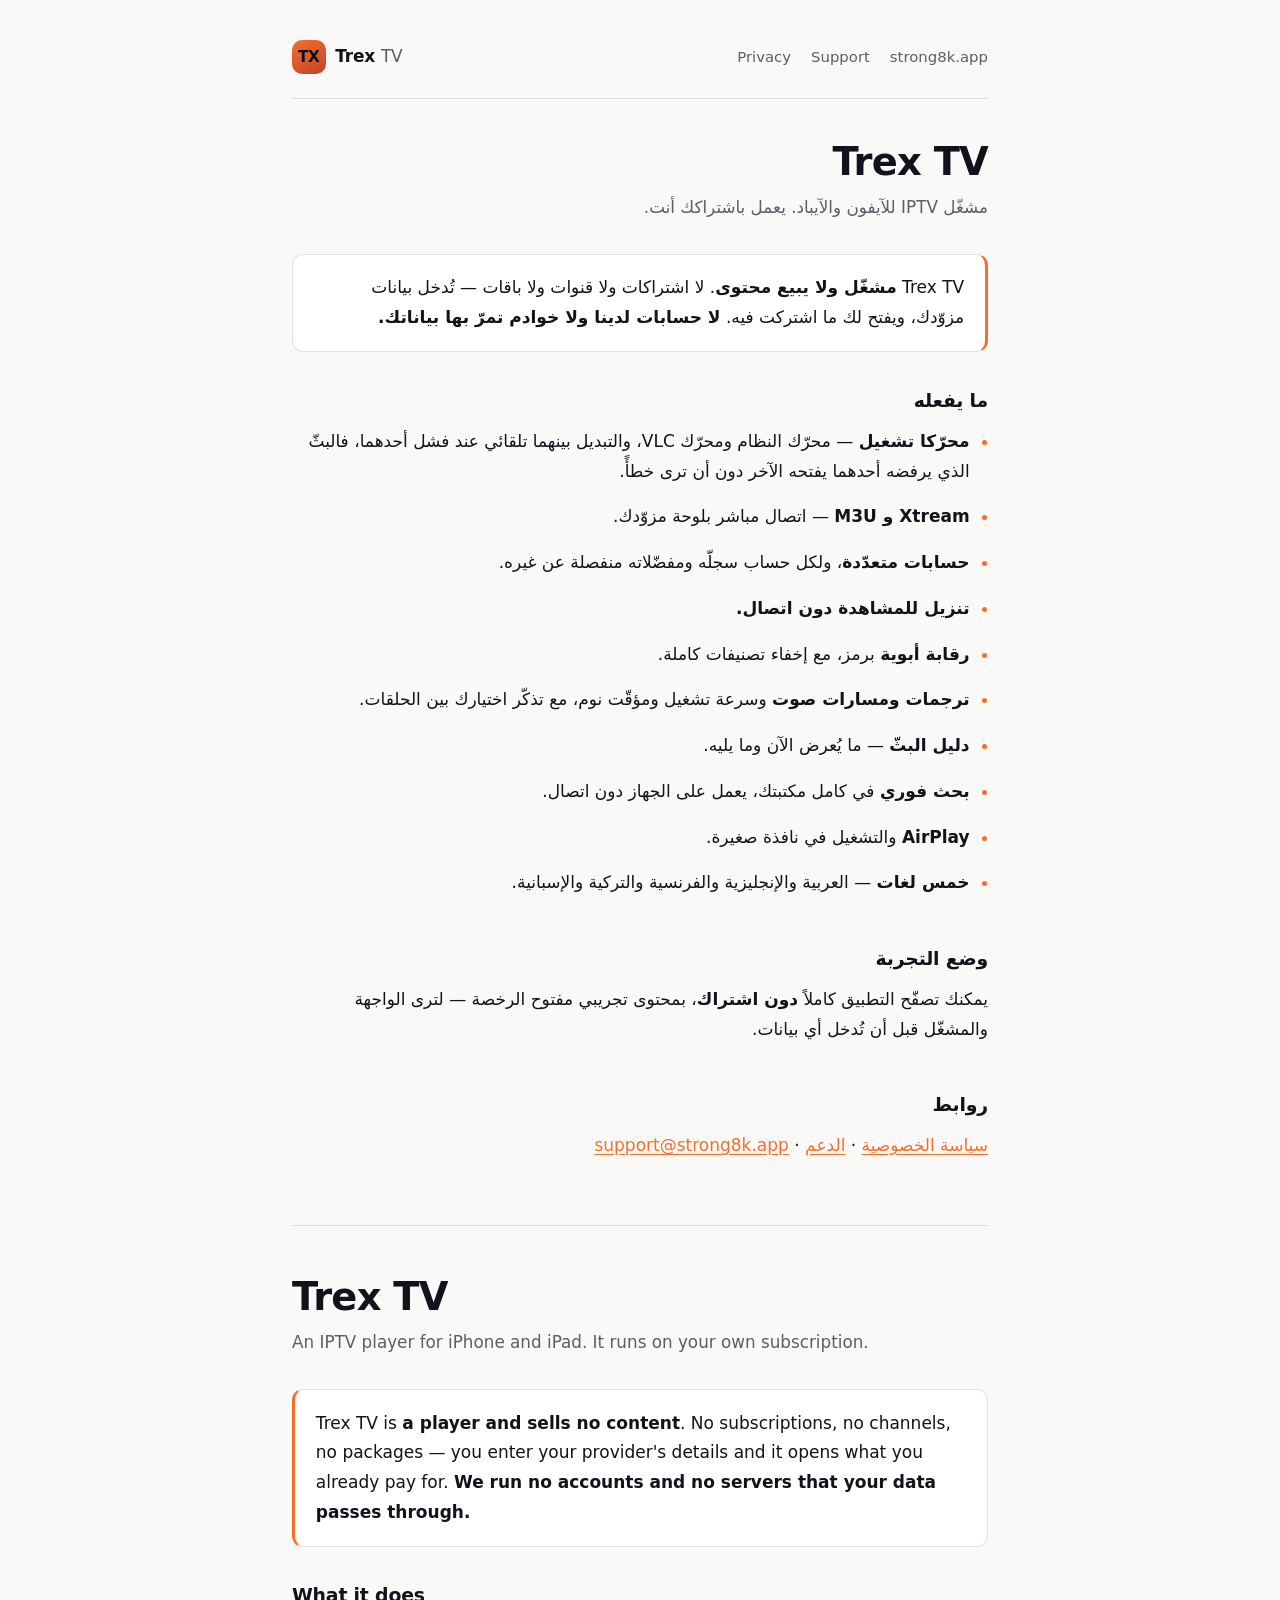
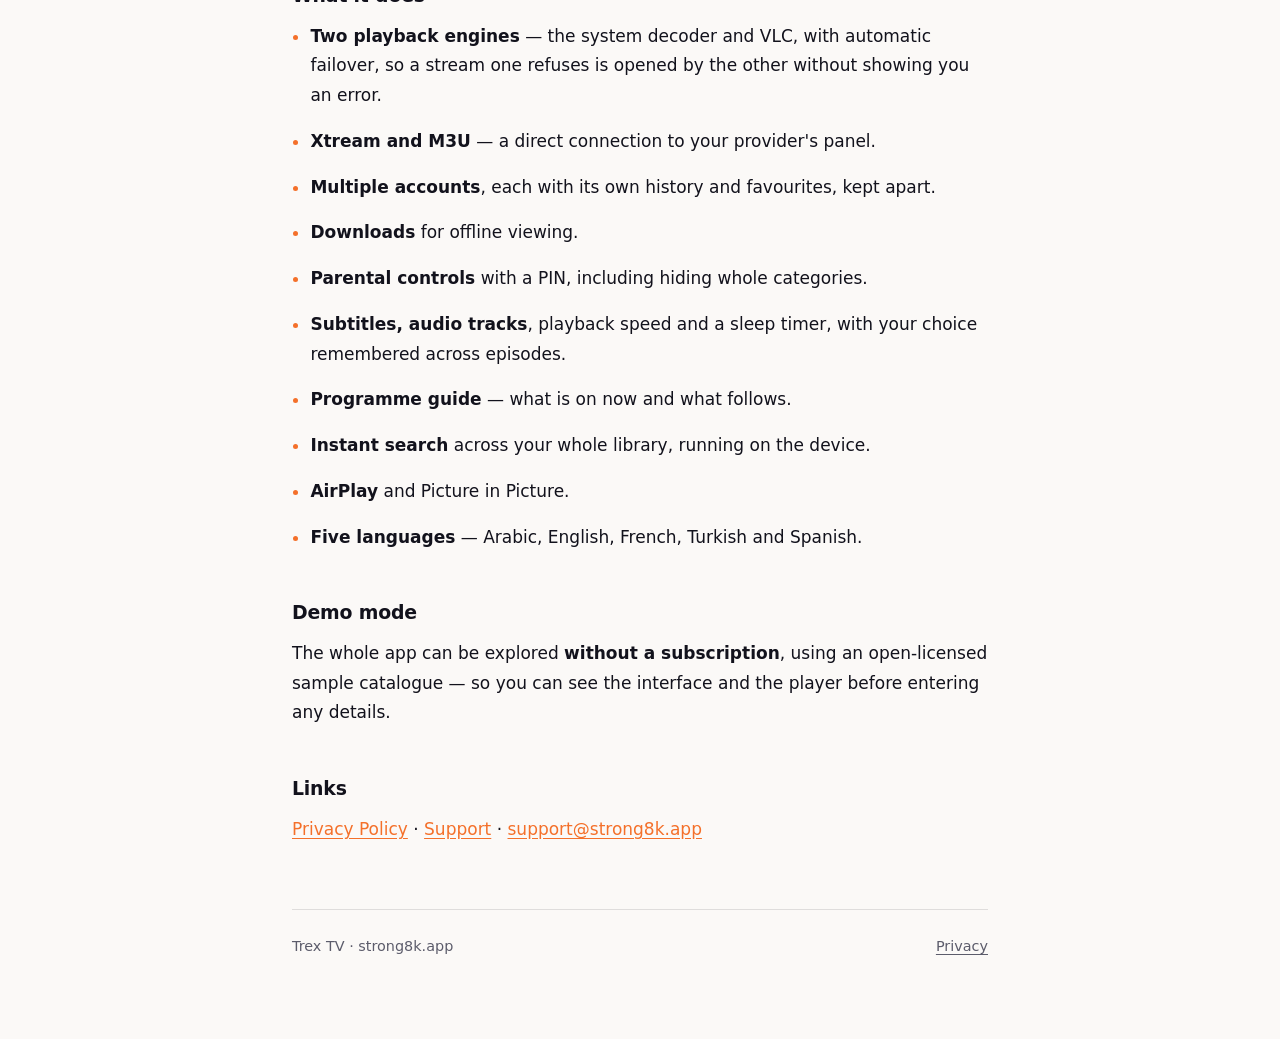
<file: site/trex/index.html>
<!doctype html>
<html lang="ar" dir="rtl">
<head>
<meta charset="utf-8">
<meta name="viewport" content="width=device-width, initial-scale=1">
<title>Trex TV — مشغّل IPTV للآيفون والآيباد</title>
<meta name="description" content="Trex TV — مشغّل IPTV يعمل باشتراكك أنت. محرّكان للتشغيل، حسابات متعدّدة، تنزيل للمشاهدة دون اتصال.">
<link rel="stylesheet" href="_shared.css">
</head>
<body>
<div class="wrap">

  <header dir="ltr">
    <a class="mark" href="./">
      <span class="glyph">TX</span>
      <span class="name">Trex <span>TV</span></span>
    </a>
    <nav>
      <a href="privacy/">Privacy</a>
      <a href="support/">Support</a>
      <a href="https://strong8k.app/">strong8k.app</a>
    </nav>
  </header>

  <!-- ══════════════ ARABIC ══════════════ -->
  <section dir="rtl" lang="ar">
    <h1>Trex TV</h1>
    <p class="lede">مشغّل IPTV للآيفون والآيباد. يعمل باشتراكك أنت.</p>

    <div class="claim">
      <p>Trex TV <strong>مشغّل ولا يبيع محتوى</strong>. لا اشتراكات ولا قنوات ولا باقات —
      تُدخل بيانات مزوّدك، ويفتح لك ما اشتركت فيه. <strong>لا حسابات لدينا ولا خوادم
      تمرّ بها بياناتك.</strong></p>
    </div>

    <h2>ما يفعله</h2>
    <ul>
      <li><strong>محرّكا تشغيل</strong> — محرّك النظام ومحرّك VLC، والتبديل بينهما تلقائي عند
      فشل أحدهما، فالبثّ الذي يرفضه أحدهما يفتحه الآخر دون أن ترى خطأً.</li>
      <li><strong>Xtream و M3U</strong> — اتصال مباشر بلوحة مزوّدك.</li>
      <li><strong>حسابات متعدّدة</strong>، ولكل حساب سجلّه ومفضّلاته منفصلة عن غيره.</li>
      <li><strong>تنزيل للمشاهدة دون اتصال.</strong></li>
      <li><strong>رقابة أبوية</strong> برمز، مع إخفاء تصنيفات كاملة.</li>
      <li><strong>ترجمات ومسارات صوت</strong> وسرعة تشغيل ومؤقّت نوم، مع تذكّر اختيارك
      بين الحلقات.</li>
      <li><strong>دليل البثّ</strong> — ما يُعرض الآن وما يليه.</li>
      <li><strong>بحث فوري</strong> في كامل مكتبتك، يعمل على الجهاز دون اتصال.</li>
      <li><strong>AirPlay</strong> والتشغيل في نافذة صغيرة.</li>
      <li><strong>خمس لغات</strong> — العربية والإنجليزية والفرنسية والتركية والإسبانية.</li>
    </ul>

    <h2>وضع التجربة</h2>
    <p>يمكنك تصفّح التطبيق كاملاً <strong>دون اشتراك</strong>، بمحتوى تجريبي مفتوح الرخصة —
    لترى الواجهة والمشغّل قبل أن تُدخل أي بيانات.</p>

    <h2>روابط</h2>
    <p><a href="privacy/">سياسة الخصوصية</a> · <a href="support/">الدعم</a> ·
    <a href="mailto:support@strong8k.app">support@strong8k.app</a></p>
  </section>

  <hr class="divider" data-label="English">

  <!-- ══════════════ ENGLISH ══════════════ -->
  <section dir="ltr" lang="en">
    <h1>Trex TV</h1>
    <p class="lede">An IPTV player for iPhone and iPad. It runs on your own subscription.</p>

    <div class="claim">
      <p>Trex TV is <strong>a player and sells no content</strong>. No subscriptions, no channels,
      no packages — you enter your provider's details and it opens what you already pay for.
      <strong>We run no accounts and no servers that your data passes through.</strong></p>
    </div>

    <h2>What it does</h2>
    <ul>
      <li><strong>Two playback engines</strong> — the system decoder and VLC, with automatic
      failover, so a stream one refuses is opened by the other without showing you an error.</li>
      <li><strong>Xtream and M3U</strong> — a direct connection to your provider's panel.</li>
      <li><strong>Multiple accounts</strong>, each with its own history and favourites, kept apart.</li>
      <li><strong>Downloads</strong> for offline viewing.</li>
      <li><strong>Parental controls</strong> with a PIN, including hiding whole categories.</li>
      <li><strong>Subtitles, audio tracks</strong>, playback speed and a sleep timer, with your
      choice remembered across episodes.</li>
      <li><strong>Programme guide</strong> — what is on now and what follows.</li>
      <li><strong>Instant search</strong> across your whole library, running on the device.</li>
      <li><strong>AirPlay</strong> and Picture in Picture.</li>
      <li><strong>Five languages</strong> — Arabic, English, French, Turkish and Spanish.</li>
    </ul>

    <h2>Demo mode</h2>
    <p>The whole app can be explored <strong>without a subscription</strong>, using an
    open-licensed sample catalogue — so you can see the interface and the player before
    entering any details.</p>

    <h2>Links</h2>
    <p><a href="privacy/">Privacy Policy</a> · <a href="support/">Support</a> ·
    <a href="mailto:support@strong8k.app">support@strong8k.app</a></p>
  </section>

  <footer dir="ltr">
    <span>Trex TV · strong8k.app</span>
    <a href="privacy/">Privacy</a>
  </footer>

</div>
</body>
</html>
</file>
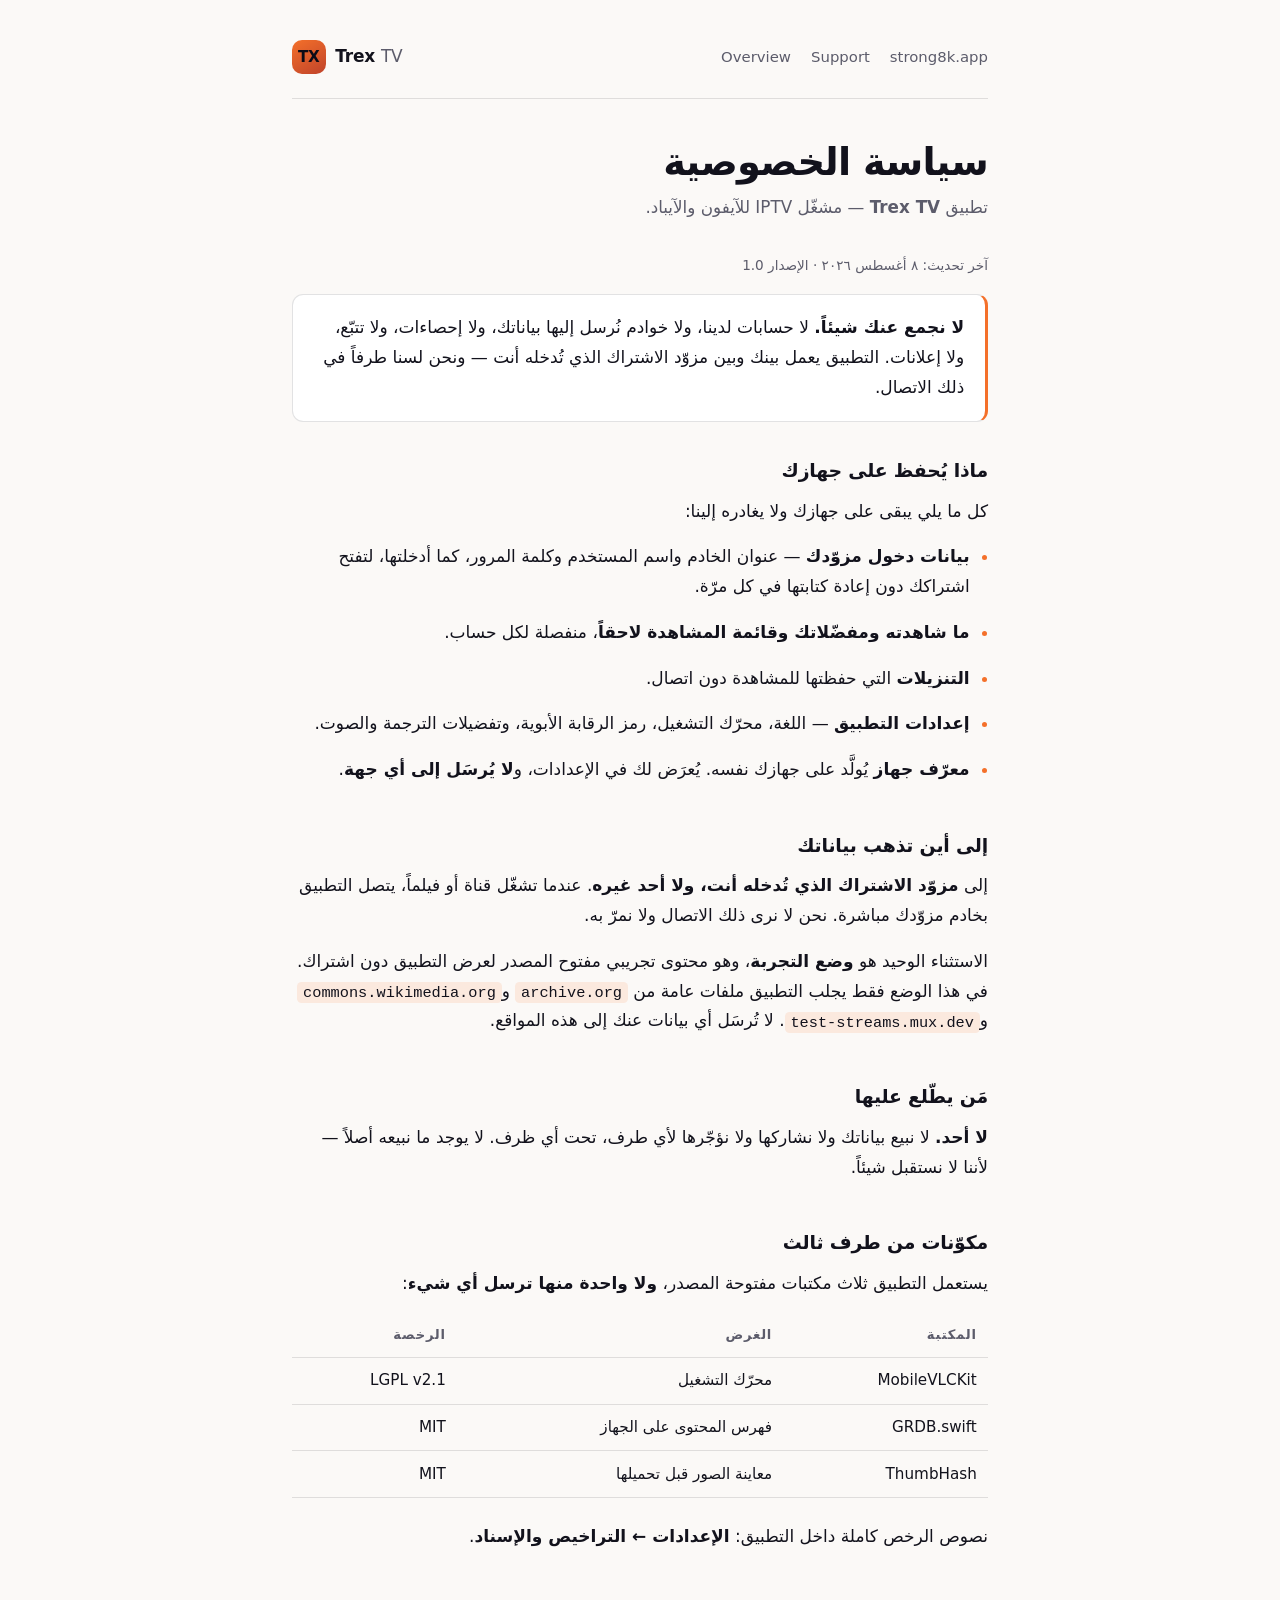
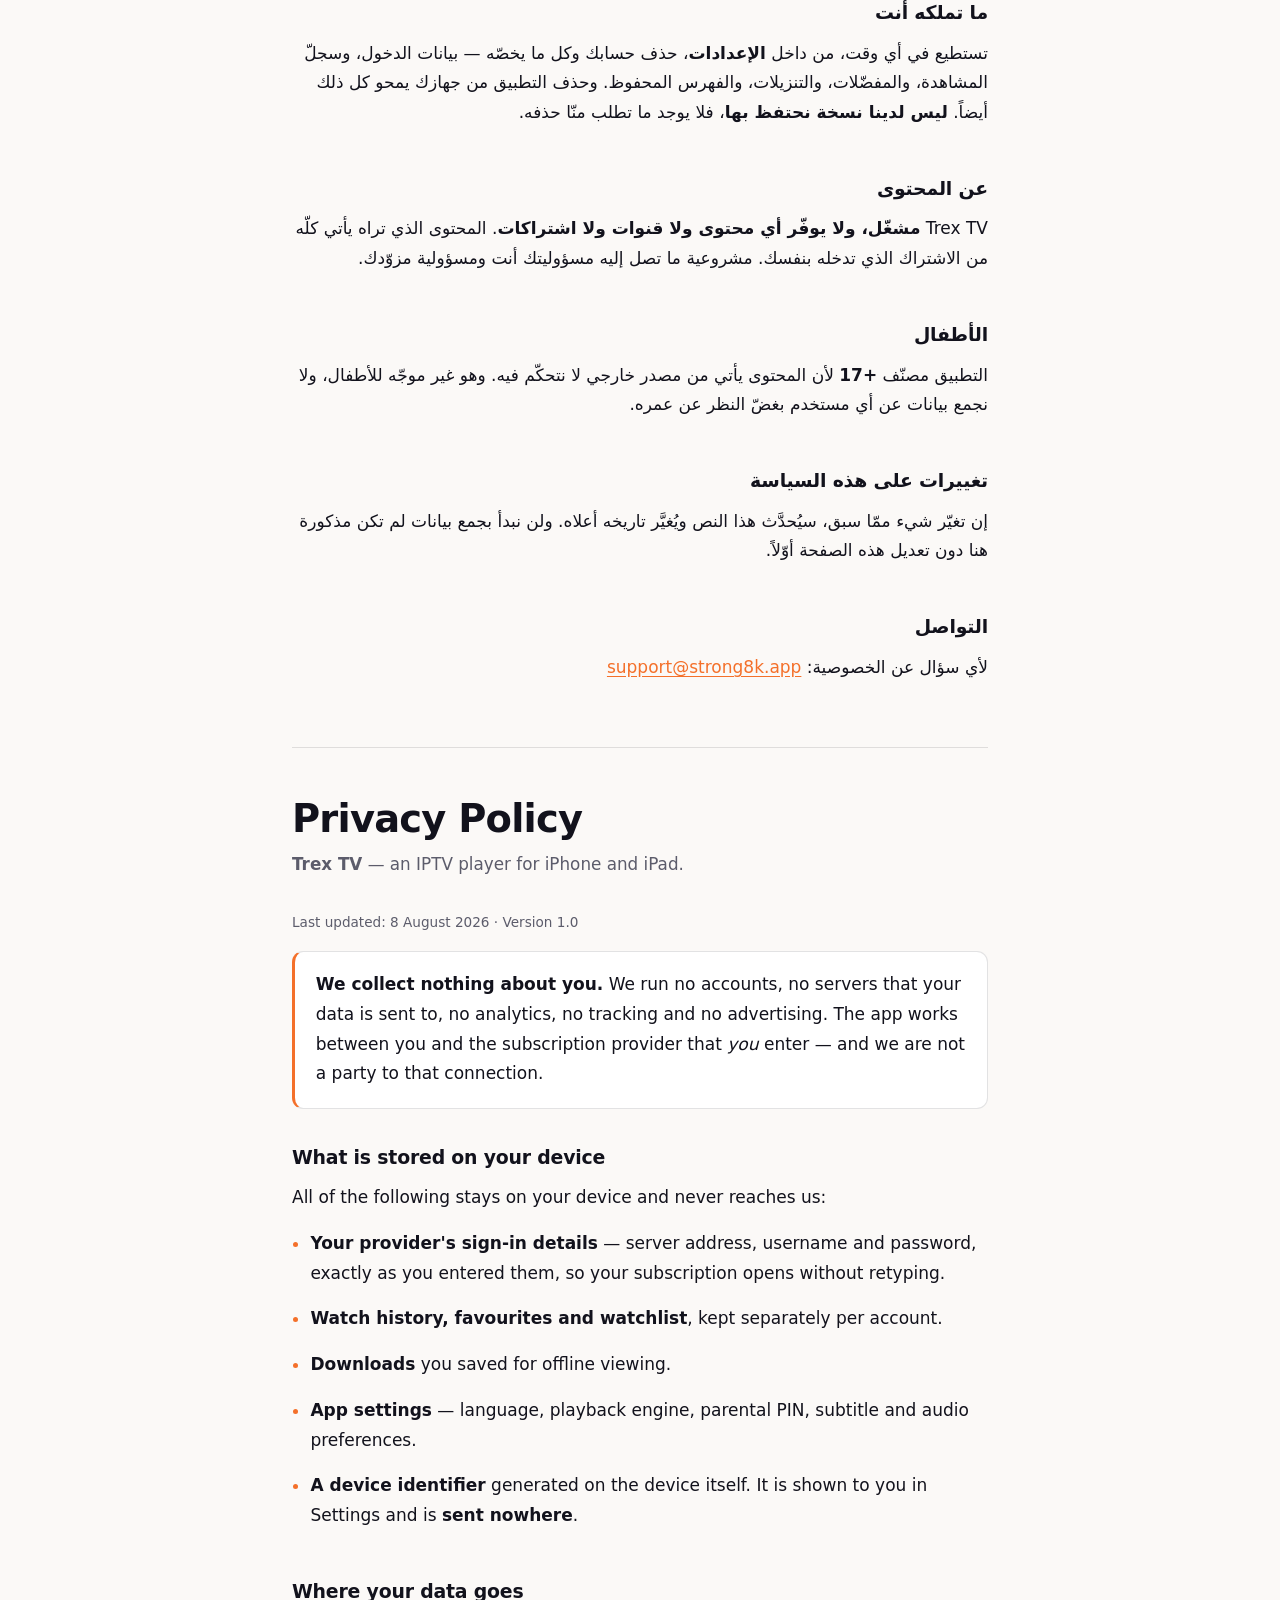
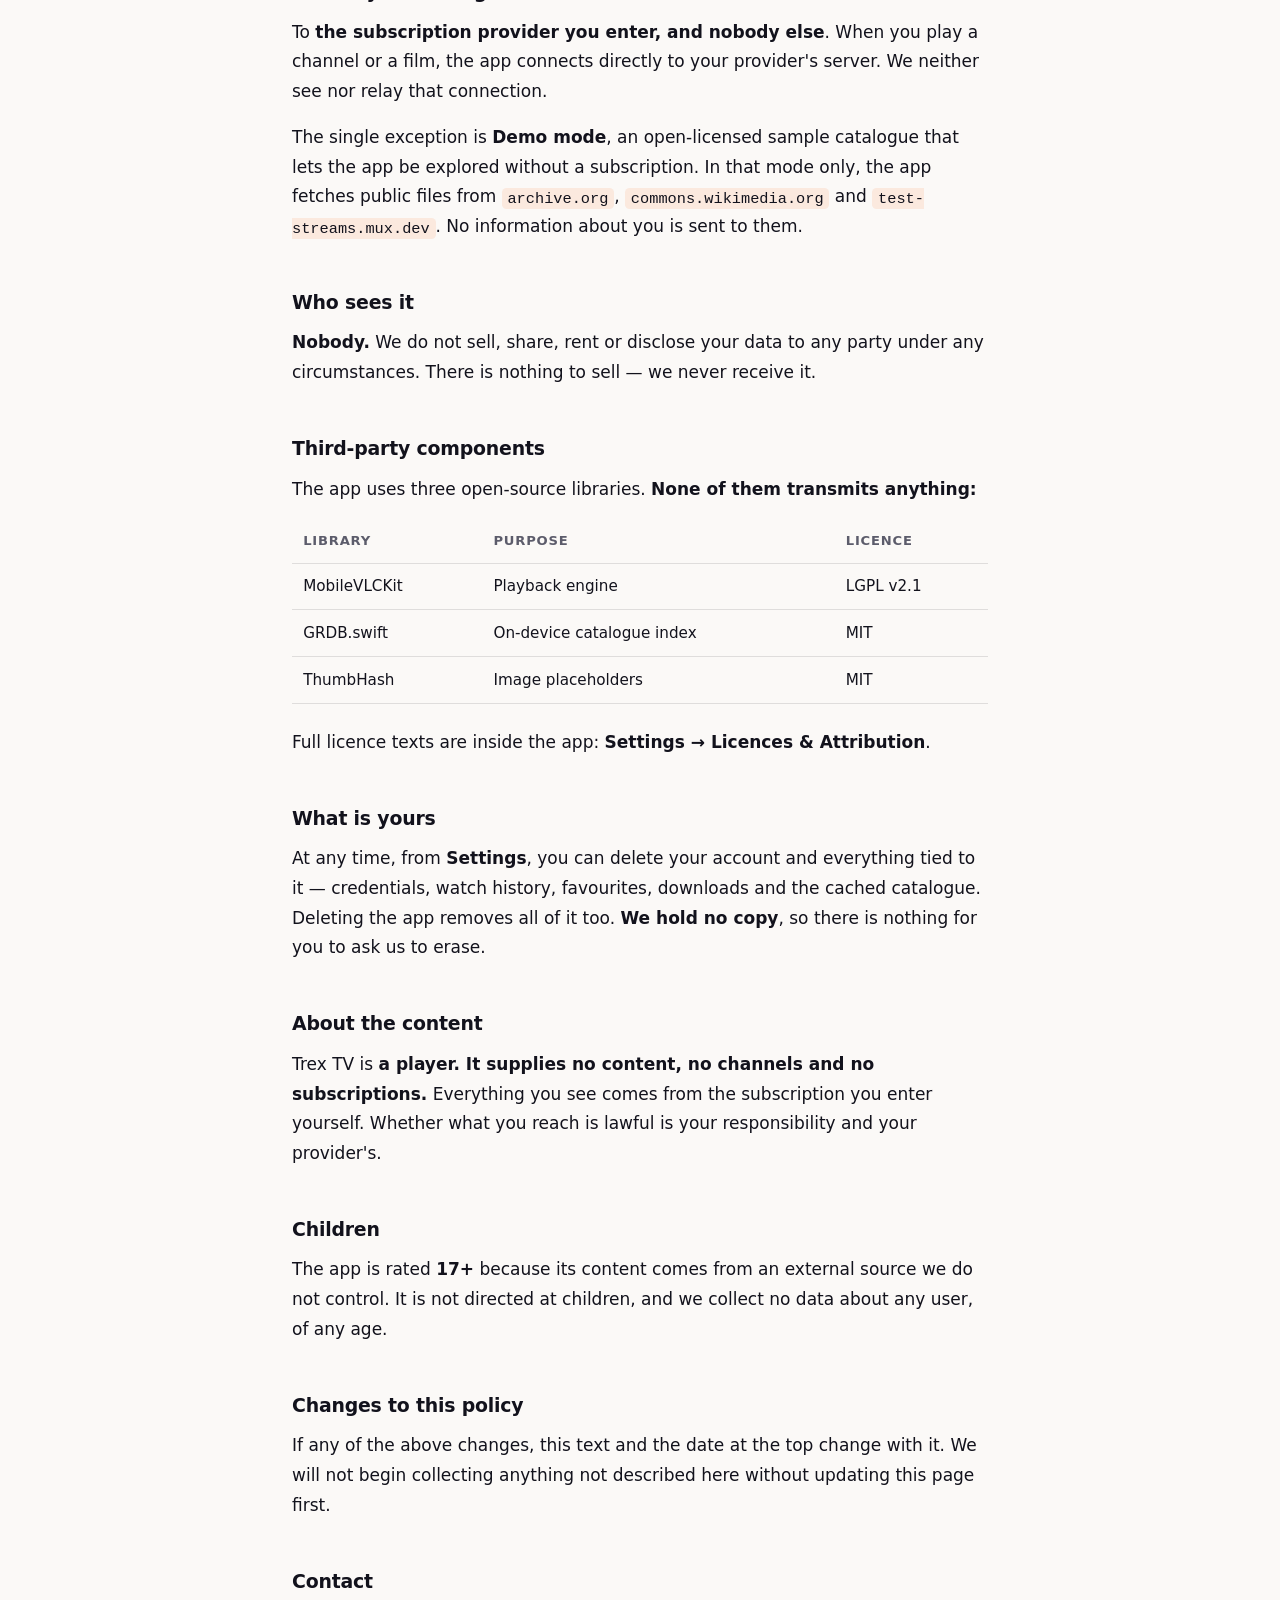
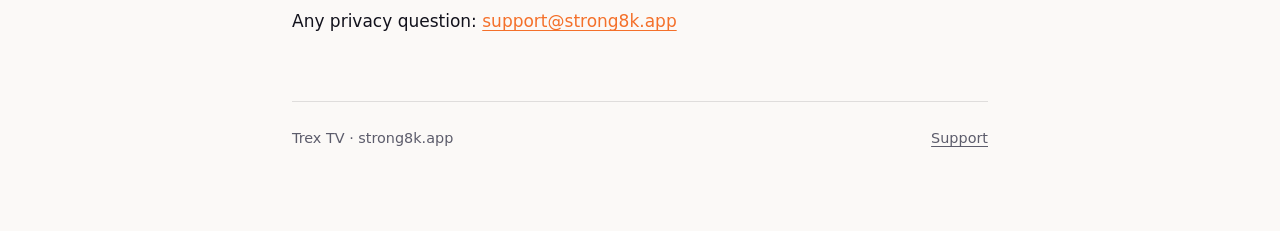
<file: site/trex/privacy/index.html>
<!doctype html>
<html lang="ar" dir="rtl">
<head>
<meta charset="utf-8">
<meta name="viewport" content="width=device-width, initial-scale=1">
<title>سياسة الخصوصية — Trex TV</title>
<meta name="description" content="سياسة خصوصية تطبيق Trex TV — لا حسابات، لا خوادم، لا تتبّع.">
<link rel="stylesheet" href="../_shared.css">
</head>
<body>
<div class="wrap">

  <header dir="ltr">
    <a class="mark" href="../">
      <span class="glyph">TX</span>
      <span class="name">Trex <span>TV</span></span>
    </a>
    <nav>
      <a href="../">Overview</a>
      <a href="../support/">Support</a>
      <a href="https://strong8k.app/">strong8k.app</a>
    </nav>
  </header>

  <!-- ══════════════ ARABIC ══════════════ -->
  <section dir="rtl" lang="ar">
    <h1>سياسة الخصوصية</h1>
    <p class="lede">تطبيق <strong>Trex TV</strong> — مشغّل IPTV للآيفون والآيباد.</p>
    <p class="stamp">آخر تحديث: ٨ أغسطس ٢٠٢٦ · الإصدار 1.0</p>

    <div class="claim">
      <p><strong>لا نجمع عنك شيئاً.</strong> لا حسابات لدينا، ولا خوادم نُرسل إليها بياناتك،
      ولا إحصاءات، ولا تتبّع، ولا إعلانات. التطبيق يعمل بينك وبين مزوّد الاشتراك الذي
      تُدخله أنت — ونحن لسنا طرفاً في ذلك الاتصال.</p>
    </div>

    <h2>ماذا يُحفظ على جهازك</h2>
    <p>كل ما يلي يبقى على جهازك ولا يغادره إلينا:</p>
    <ul>
      <li><strong>بيانات دخول مزوّدك</strong> — عنوان الخادم واسم المستخدم وكلمة المرور،
      كما أدخلتها، لتفتح اشتراكك دون إعادة كتابتها في كل مرّة.</li>
      <li><strong>ما شاهدته ومفضّلاتك وقائمة المشاهدة لاحقاً</strong>، منفصلة لكل حساب.</li>
      <li><strong>التنزيلات</strong> التي حفظتها للمشاهدة دون اتصال.</li>
      <li><strong>إعدادات التطبيق</strong> — اللغة، محرّك التشغيل، رمز الرقابة الأبوية،
      وتفضيلات الترجمة والصوت.</li>
      <li><strong>معرّف جهاز</strong> يُولَّد على جهازك نفسه. يُعرَض لك في الإعدادات،
      و<strong>لا يُرسَل إلى أي جهة</strong>.</li>
    </ul>

    <h2>إلى أين تذهب بياناتك</h2>
    <p>إلى <strong>مزوّد الاشتراك الذي تُدخله أنت، ولا أحد غيره</strong>. عندما تشغّل قناة
    أو فيلماً، يتصل التطبيق بخادم مزوّدك مباشرة. نحن لا نرى ذلك الاتصال ولا نمرّ به.</p>
    <p>الاستثناء الوحيد هو <strong>وضع التجربة</strong>، وهو محتوى تجريبي مفتوح المصدر
    لعرض التطبيق دون اشتراك. في هذا الوضع فقط يجلب التطبيق ملفات عامة من
    <code>archive.org</code> و<code>commons.wikimedia.org</code> و<code>test-streams.mux.dev</code>.
    لا تُرسَل أي بيانات عنك إلى هذه المواقع.</p>

    <h2>مَن يطّلع عليها</h2>
    <p><strong>لا أحد.</strong> لا نبيع بياناتك ولا نشاركها ولا نؤجّرها لأي طرف، تحت أي ظرف.
    لا يوجد ما نبيعه أصلاً — لأننا لا نستقبل شيئاً.</p>

    <h2>مكوّنات من طرف ثالث</h2>
    <p>يستعمل التطبيق ثلاث مكتبات مفتوحة المصدر، <strong>ولا واحدة منها ترسل أي شيء</strong>:</p>
    <div class="scroller">
      <table>
        <thead><tr><th>المكتبة</th><th>الغرض</th><th>الرخصة</th></tr></thead>
        <tbody>
          <tr><td>MobileVLCKit</td><td>محرّك التشغيل</td><td>LGPL v2.1</td></tr>
          <tr><td>GRDB.swift</td><td>فهرس المحتوى على الجهاز</td><td>MIT</td></tr>
          <tr><td>ThumbHash</td><td>معاينة الصور قبل تحميلها</td><td>MIT</td></tr>
        </tbody>
      </table>
    </div>
    <p>نصوص الرخص كاملة داخل التطبيق: <strong>الإعدادات ← التراخيص والإسناد</strong>.</p>

    <h2>ما تملكه أنت</h2>
    <p>تستطيع في أي وقت، من داخل <strong>الإعدادات</strong>، حذف حسابك وكل ما يخصّه — بيانات
    الدخول، وسجلّ المشاهدة، والمفضّلات، والتنزيلات، والفهرس المحفوظ. وحذف التطبيق من جهازك
    يمحو كل ذلك أيضاً. <strong>ليس لدينا نسخة نحتفظ بها</strong>، فلا يوجد ما تطلب منّا حذفه.</p>

    <h2>عن المحتوى</h2>
    <p>Trex TV <strong>مشغّل، ولا يوفّر أي محتوى ولا قنوات ولا اشتراكات</strong>. المحتوى الذي
    تراه يأتي كلّه من الاشتراك الذي تدخله بنفسك. مشروعية ما تصل إليه مسؤوليتك أنت
    ومسؤولية مزوّدك.</p>

    <h2>الأطفال</h2>
    <p>التطبيق مصنّف <strong>+17</strong> لأن المحتوى يأتي من مصدر خارجي لا نتحكّم فيه.
    وهو غير موجّه للأطفال، ولا نجمع بيانات عن أي مستخدم بغضّ النظر عن عمره.</p>

    <h2>تغييرات على هذه السياسة</h2>
    <p>إن تغيّر شيء ممّا سبق، سيُحدَّث هذا النص ويُغيَّر تاريخه أعلاه. ولن نبدأ بجمع بيانات
    لم تكن مذكورة هنا دون تعديل هذه الصفحة أوّلاً.</p>

    <h2>التواصل</h2>
    <p>لأي سؤال عن الخصوصية: <a href="mailto:support@strong8k.app">support@strong8k.app</a></p>
  </section>

  <hr class="divider" data-label="English">

  <!-- ══════════════ ENGLISH ══════════════ -->
  <section dir="ltr" lang="en">
    <h1>Privacy Policy</h1>
    <p class="lede"><strong>Trex TV</strong> — an IPTV player for iPhone and iPad.</p>
    <p class="stamp">Last updated: 8 August 2026 · Version 1.0</p>

    <div class="claim">
      <p><strong>We collect nothing about you.</strong> We run no accounts, no servers that
      your data is sent to, no analytics, no tracking and no advertising. The app works
      between you and the subscription provider that <em>you</em> enter — and we are not a
      party to that connection.</p>
    </div>

    <h2>What is stored on your device</h2>
    <p>All of the following stays on your device and never reaches us:</p>
    <ul>
      <li><strong>Your provider's sign-in details</strong> — server address, username and
      password, exactly as you entered them, so your subscription opens without retyping.</li>
      <li><strong>Watch history, favourites and watchlist</strong>, kept separately per account.</li>
      <li><strong>Downloads</strong> you saved for offline viewing.</li>
      <li><strong>App settings</strong> — language, playback engine, parental PIN, subtitle
      and audio preferences.</li>
      <li><strong>A device identifier</strong> generated on the device itself. It is shown to
      you in Settings and is <strong>sent nowhere</strong>.</li>
    </ul>

    <h2>Where your data goes</h2>
    <p>To <strong>the subscription provider you enter, and nobody else</strong>. When you play a
    channel or a film, the app connects directly to your provider's server. We neither see
    nor relay that connection.</p>
    <p>The single exception is <strong>Demo mode</strong>, an open-licensed sample catalogue that
    lets the app be explored without a subscription. In that mode only, the app fetches
    public files from <code>archive.org</code>, <code>commons.wikimedia.org</code> and
    <code>test-streams.mux.dev</code>. No information about you is sent to them.</p>

    <h2>Who sees it</h2>
    <p><strong>Nobody.</strong> We do not sell, share, rent or disclose your data to any party
    under any circumstances. There is nothing to sell — we never receive it.</p>

    <h2>Third-party components</h2>
    <p>The app uses three open-source libraries. <strong>None of them transmits anything:</strong></p>
    <div class="scroller">
      <table>
        <thead><tr><th>Library</th><th>Purpose</th><th>Licence</th></tr></thead>
        <tbody>
          <tr><td>MobileVLCKit</td><td>Playback engine</td><td>LGPL v2.1</td></tr>
          <tr><td>GRDB.swift</td><td>On-device catalogue index</td><td>MIT</td></tr>
          <tr><td>ThumbHash</td><td>Image placeholders</td><td>MIT</td></tr>
        </tbody>
      </table>
    </div>
    <p>Full licence texts are inside the app: <strong>Settings → Licences &amp; Attribution</strong>.</p>

    <h2>What is yours</h2>
    <p>At any time, from <strong>Settings</strong>, you can delete your account and everything
    tied to it — credentials, watch history, favourites, downloads and the cached catalogue.
    Deleting the app removes all of it too. <strong>We hold no copy</strong>, so there is nothing
    for you to ask us to erase.</p>

    <h2>About the content</h2>
    <p>Trex TV is <strong>a player. It supplies no content, no channels and no subscriptions.</strong>
    Everything you see comes from the subscription you enter yourself. Whether what you
    reach is lawful is your responsibility and your provider's.</p>

    <h2>Children</h2>
    <p>The app is rated <strong>17+</strong> because its content comes from an external source we
    do not control. It is not directed at children, and we collect no data about any user,
    of any age.</p>

    <h2>Changes to this policy</h2>
    <p>If any of the above changes, this text and the date at the top change with it. We will
    not begin collecting anything not described here without updating this page first.</p>

    <h2>Contact</h2>
    <p>Any privacy question: <a href="mailto:support@strong8k.app">support@strong8k.app</a></p>
  </section>

  <footer dir="ltr">
    <span>Trex TV · strong8k.app</span>
    <a href="../support/">Support</a>
  </footer>

</div>
</body>
</html>
</file>
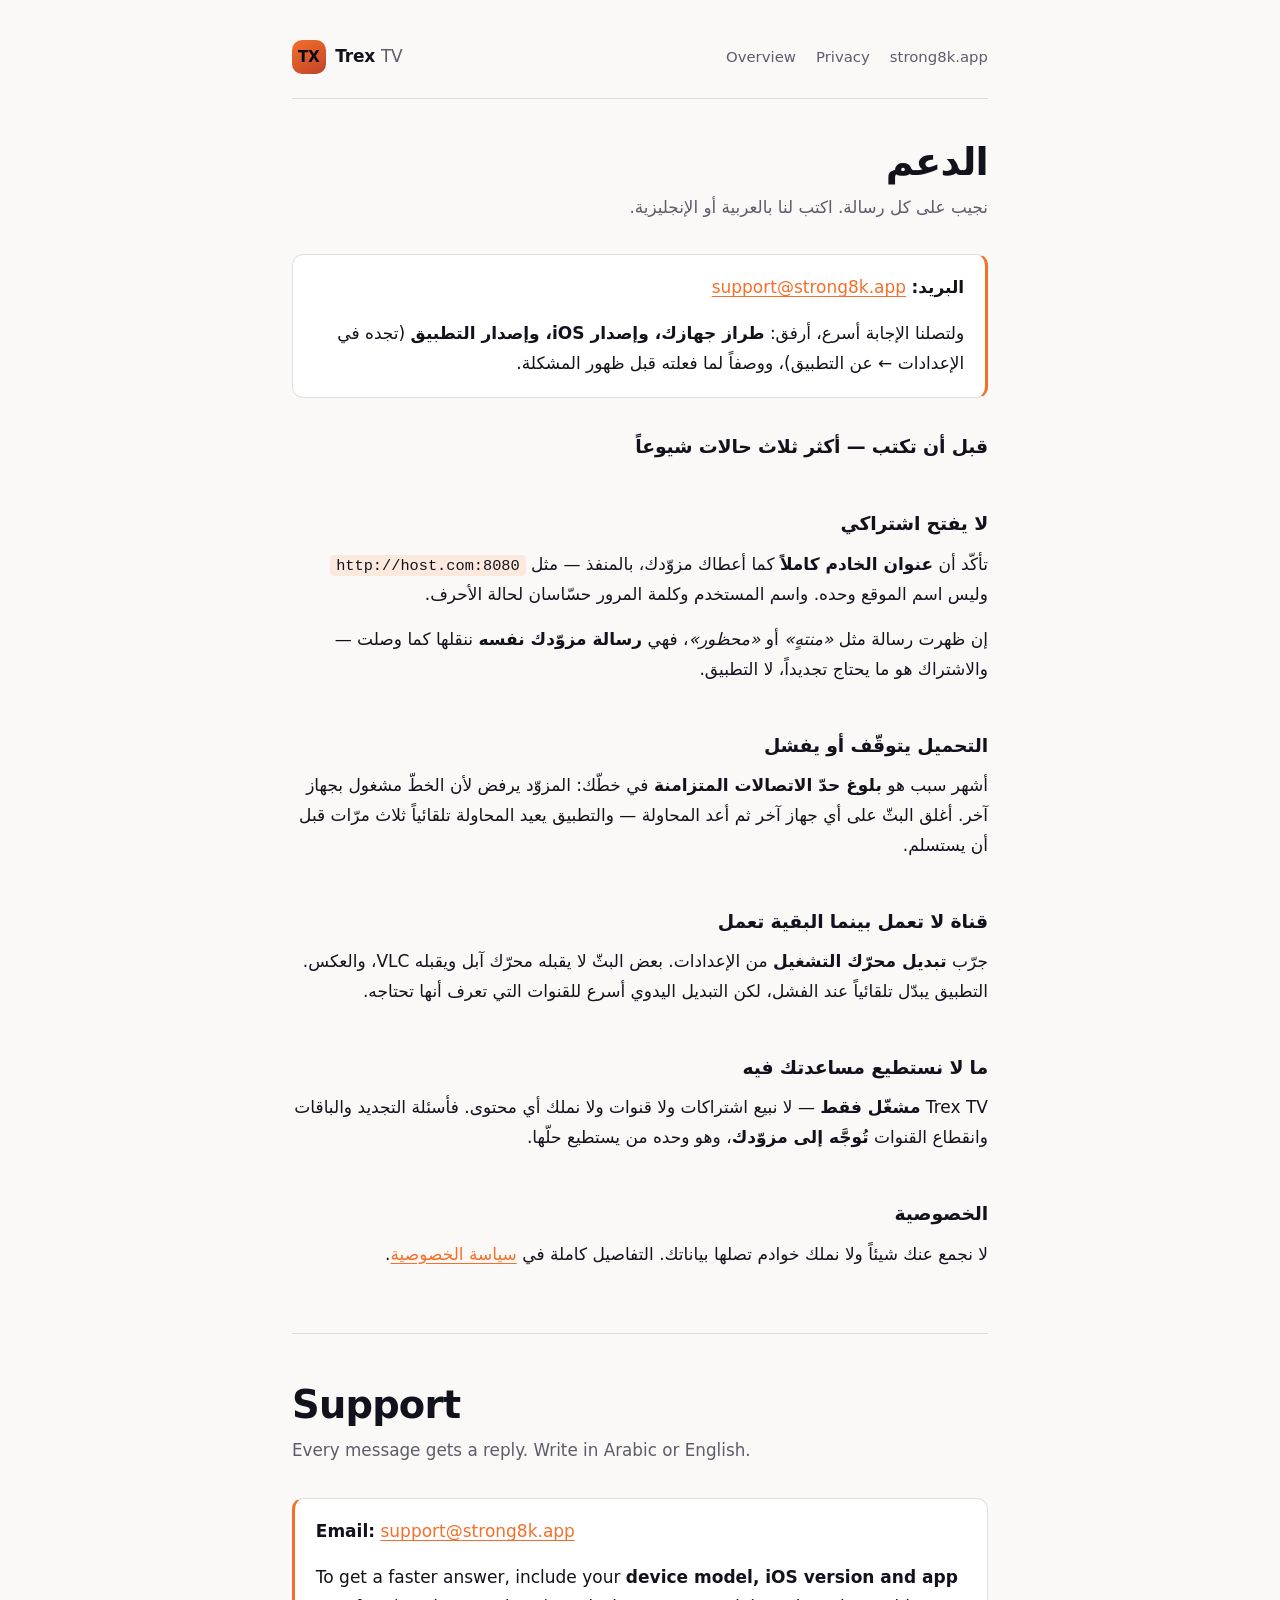
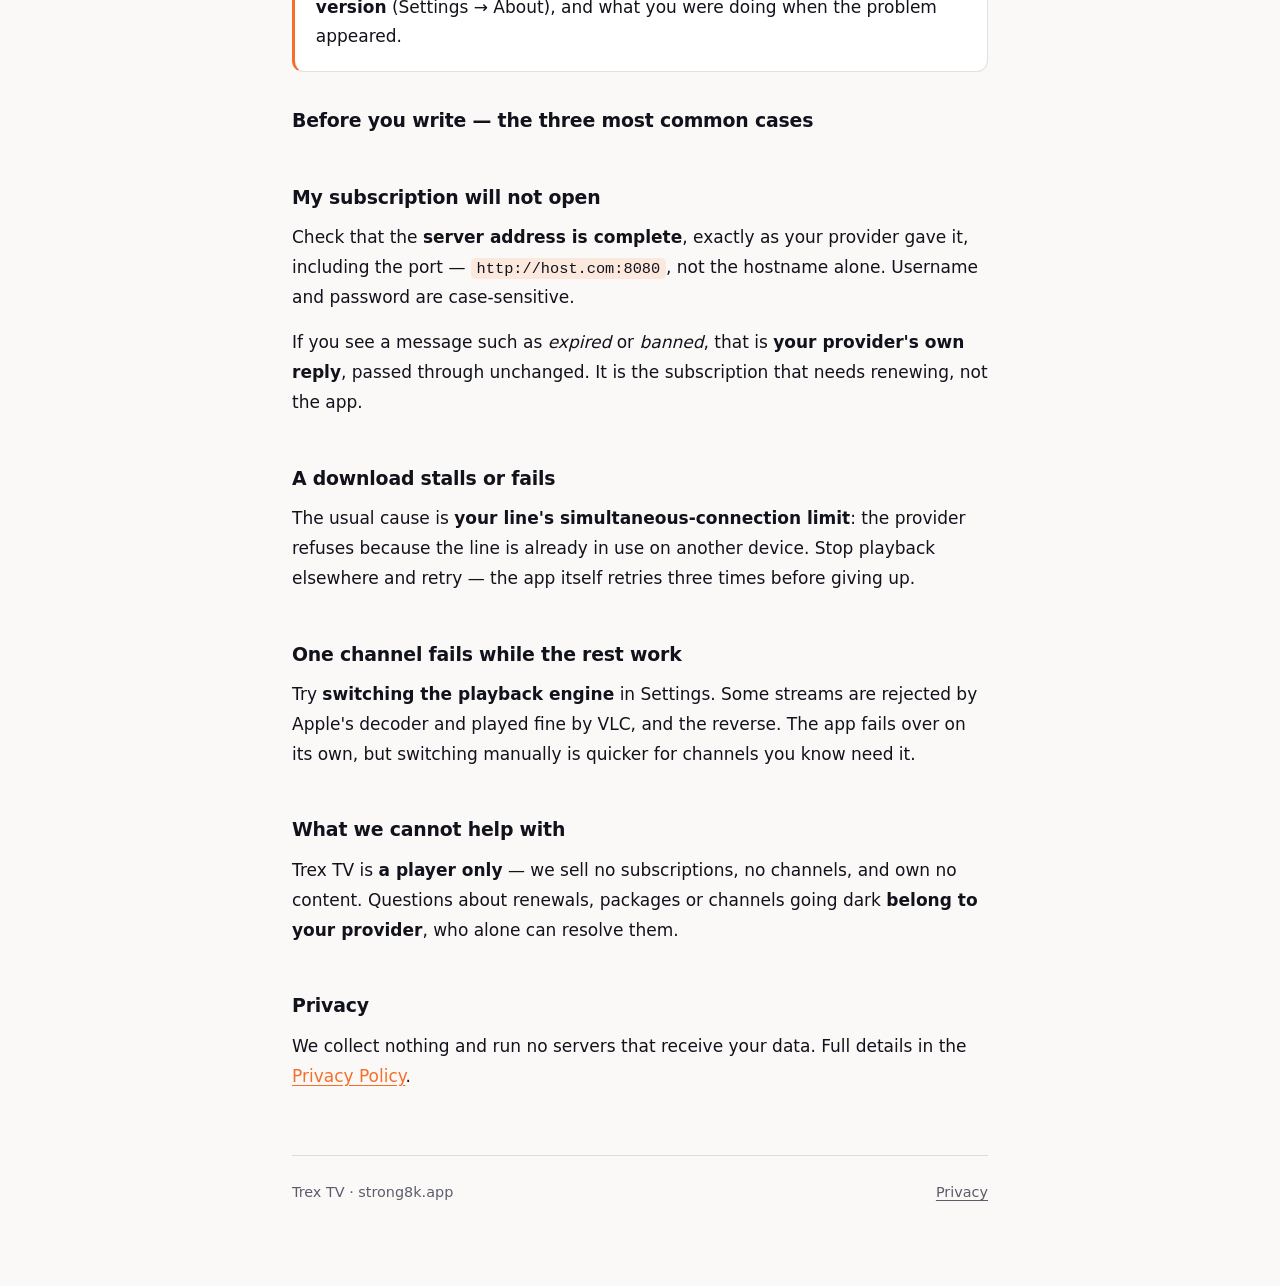
<file: site/trex/support/index.html>
<!doctype html>
<html lang="ar" dir="rtl">
<head>
<meta charset="utf-8">
<meta name="viewport" content="width=device-width, initial-scale=1">
<title>الدعم — Trex TV</title>
<meta name="description" content="دعم تطبيق Trex TV — كيف تتواصل، وما الذي يُصلح أكثر المشاكل شيوعاً.">
<link rel="stylesheet" href="../_shared.css">
</head>
<body>
<div class="wrap">

  <header dir="ltr">
    <a class="mark" href="../">
      <span class="glyph">TX</span>
      <span class="name">Trex <span>TV</span></span>
    </a>
    <nav>
      <a href="../">Overview</a>
      <a href="../privacy/">Privacy</a>
      <a href="https://strong8k.app/">strong8k.app</a>
    </nav>
  </header>

  <!-- ══════════════ ARABIC ══════════════ -->
  <section dir="rtl" lang="ar">
    <h1>الدعم</h1>
    <p class="lede">نجيب على كل رسالة. اكتب لنا بالعربية أو الإنجليزية.</p>

    <div class="claim">
      <p><strong>البريد:</strong> <a href="mailto:support@strong8k.app">support@strong8k.app</a></p>
      <p>ولتصلنا الإجابة أسرع، أرفق: <strong>طراز جهازك، وإصدار iOS، وإصدار التطبيق</strong>
      (تجده في الإعدادات ← عن التطبيق)، ووصفاً لما فعلته قبل ظهور المشكلة.</p>
    </div>

    <h2>قبل أن تكتب — أكثر ثلاث حالات شيوعاً</h2>

    <h2>لا يفتح اشتراكي</h2>
    <p>تأكّد أن <strong>عنوان الخادم كاملاً</strong> كما أعطاك مزوّدك، بالمنفذ — مثل
    <code>http://host.com:8080</code> وليس اسم الموقع وحده. واسم المستخدم وكلمة المرور
    حسّاسان لحالة الأحرف.</p>
    <p>إن ظهرت رسالة مثل <em>«منتهٍ»</em> أو <em>«محظور»</em>، فهي <strong>رسالة مزوّدك
    نفسه</strong> ننقلها كما وصلت — والاشتراك هو ما يحتاج تجديداً، لا التطبيق.</p>

    <h2>التحميل يتوقّف أو يفشل</h2>
    <p>أشهر سبب هو <strong>بلوغ حدّ الاتصالات المتزامنة</strong> في خطّك: المزوّد يرفض لأن
    الخطّ مشغول بجهاز آخر. أغلق البثّ على أي جهاز آخر ثم أعد المحاولة — والتطبيق يعيد
    المحاولة تلقائياً ثلاث مرّات قبل أن يستسلم.</p>

    <h2>قناة لا تعمل بينما البقية تعمل</h2>
    <p>جرّب <strong>تبديل محرّك التشغيل</strong> من الإعدادات. بعض البثّ لا يقبله محرّك آبل
    ويقبله VLC، والعكس. التطبيق يبدّل تلقائياً عند الفشل، لكن التبديل اليدوي أسرع
    للقنوات التي تعرف أنها تحتاجه.</p>

    <h2>ما لا نستطيع مساعدتك فيه</h2>
    <p>Trex TV <strong>مشغّل فقط</strong> — لا نبيع اشتراكات ولا قنوات ولا نملك أي محتوى.
    فأسئلة التجديد والباقات وانقطاع القنوات <strong>تُوجَّه إلى مزوّدك</strong>، وهو وحده من
    يستطيع حلّها.</p>

    <h2>الخصوصية</h2>
    <p>لا نجمع عنك شيئاً ولا نملك خوادم تصلها بياناتك. التفاصيل كاملة في
    <a href="../privacy/">سياسة الخصوصية</a>.</p>
  </section>

  <hr class="divider" data-label="English">

  <!-- ══════════════ ENGLISH ══════════════ -->
  <section dir="ltr" lang="en">
    <h1>Support</h1>
    <p class="lede">Every message gets a reply. Write in Arabic or English.</p>

    <div class="claim">
      <p><strong>Email:</strong> <a href="mailto:support@strong8k.app">support@strong8k.app</a></p>
      <p>To get a faster answer, include your <strong>device model, iOS version and app
      version</strong> (Settings → About), and what you were doing when the problem appeared.</p>
    </div>

    <h2>Before you write — the three most common cases</h2>

    <h2>My subscription will not open</h2>
    <p>Check that the <strong>server address is complete</strong>, exactly as your provider gave
    it, including the port — <code>http://host.com:8080</code>, not the hostname alone.
    Username and password are case-sensitive.</p>
    <p>If you see a message such as <em>expired</em> or <em>banned</em>, that is
    <strong>your provider's own reply</strong>, passed through unchanged. It is the
    subscription that needs renewing, not the app.</p>

    <h2>A download stalls or fails</h2>
    <p>The usual cause is <strong>your line's simultaneous-connection limit</strong>: the provider
    refuses because the line is already in use on another device. Stop playback elsewhere
    and retry — the app itself retries three times before giving up.</p>

    <h2>One channel fails while the rest work</h2>
    <p>Try <strong>switching the playback engine</strong> in Settings. Some streams are rejected by
    Apple's decoder and played fine by VLC, and the reverse. The app fails over on its own,
    but switching manually is quicker for channels you know need it.</p>

    <h2>What we cannot help with</h2>
    <p>Trex TV is <strong>a player only</strong> — we sell no subscriptions, no channels, and own no
    content. Questions about renewals, packages or channels going dark
    <strong>belong to your provider</strong>, who alone can resolve them.</p>

    <h2>Privacy</h2>
    <p>We collect nothing and run no servers that receive your data. Full details in the
    <a href="../privacy/">Privacy Policy</a>.</p>
  </section>

  <footer dir="ltr">
    <span>Trex TV · strong8k.app</span>
    <a href="../privacy/">Privacy</a>
  </footer>

</div>
</body>
</html>
</file>
<file: site/trex/_shared.css>
/* Trex TV — the pages that live on strong8k.app.
   One stylesheet, inlined into each page at publish time or linked from /trex/.
   No webfonts, no CDN, no analytics: these are the pages that PROMISE the app does
   not track anyone, and loading a third-party script here would make that a lie. */

:root {
  --ink:        #0B0B17;   /* brand base — a warm near-black, not neutral */
  --ink-soft:   #141422;
  --ember:      #F4702A;   /* the mark's measured mean */
  --ember-deep: #C0432A;
  --paper:      #FBF9F7;
  --text:       #12121C;
  --muted:      #5C5C6B;
  --rule:       rgba(18,18,28,.12);
  --card:       #FFFFFF;
}

@media (prefers-color-scheme: dark) {
  :root {
    --paper: var(--ink);
    --text:  #EDECF2;
    --muted: #9A99A8;
    --rule:  rgba(237,236,242,.14);
    --card:  var(--ink-soft);
  }
}
:root[data-theme="dark"] {
  --paper: #0B0B17; --text: #EDECF2; --muted: #9A99A8;
  --rule: rgba(237,236,242,.14); --card: #141422;
}
:root[data-theme="light"] {
  --paper: #FBF9F7; --text: #12121C; --muted: #5C5C6B;
  --rule: rgba(18,18,28,.12); --card: #FFFFFF;
}

* { box-sizing: border-box; }

html { -webkit-text-size-adjust: 100%; }

body {
  margin: 0;
  background: var(--paper);
  color: var(--text);
  font-family: system-ui, -apple-system, "Segoe UI", Roboto, "Helvetica Neue", sans-serif;
  font-size: 17px;
  line-height: 1.75;
}

.wrap {
  max-width: 46rem;          /* ~66 characters of running text */
  margin: 0 auto;
  padding: 2.5rem 1.25rem 5rem;
}

/* The lockup. Drawn, not an image file, so the page has no second request and
   cannot show a broken icon if a path is wrong on the server. */
.mark {
  display: inline-flex; align-items: center; gap: .6rem;
  text-decoration: none; color: inherit;
}
.mark .glyph {
  width: 2.1rem; height: 2.1rem; border-radius: .62rem;
  background: linear-gradient(150deg, var(--ember), var(--ember-deep));
  display: grid; place-items: center;
  color: #0B0B17; font-weight: 800; font-size: .95rem; letter-spacing: -.02em;
}
.mark .name { font-weight: 700; letter-spacing: -.01em; }
.mark .name span { color: var(--muted); font-weight: 500; }

header {
  display: flex; align-items: center; justify-content: space-between;
  gap: 1rem; flex-wrap: wrap;
  padding-bottom: 1.5rem; margin-bottom: 2.5rem;
  border-bottom: 1px solid var(--rule);
}
header nav { display: flex; gap: 1.25rem; font-size: .93rem; }
header nav a { color: var(--muted); text-decoration: none; }
header nav a:hover, header nav a:focus-visible { color: var(--ember); }

h1 {
  font-size: clamp(1.75rem, 1.2rem + 2.2vw, 2.4rem);
  line-height: 1.2; letter-spacing: -.02em;
  text-wrap: balance; margin: 0 0 .5rem;
}
h2 {
  font-size: 1.18rem; letter-spacing: -.01em;
  margin: 2.75rem 0 .6rem; text-wrap: balance;
}
h2:first-of-type { margin-top: 2rem; }

.lede { color: var(--muted); font-size: 1.05rem; margin: 0 0 2rem; }
.stamp {
  font-size: .85rem; color: var(--muted);
  font-variant-numeric: tabular-nums;
}

p, li { margin: 0 0 1rem; }
ul { padding-inline-start: 1.15rem; margin: 0 0 1rem; }
li::marker { color: var(--ember); }

a { color: var(--ember); text-underline-offset: .18em; }

strong { font-weight: 650; }

code {
  font-family: ui-monospace, SFMono-Regular, Menlo, Consolas, monospace;
  font-size: .9em;
  background: color-mix(in srgb, var(--ember) 12%, transparent);
  padding: .1em .38em; border-radius: .3em;
}

/* The one panel that carries the sentence everything else supports. */
.claim {
  background: var(--card);
  border: 1px solid var(--rule);
  border-inline-start: 3px solid var(--ember);
  border-radius: .7rem;
  padding: 1.15rem 1.3rem;
  margin: 0 0 2rem;
}
.claim p:last-child { margin-bottom: 0; }

/* Arabic runs right-to-left; the English half of the same document does not.
   Set per BLOCK rather than per PAGE so one file serves both a user and a
   reviewer without a toggle that could fail. */
[dir="rtl"] { text-align: right; }
[dir="ltr"] { text-align: left; }

.divider {
  margin: 4rem 0 3rem;
  border: 0; border-top: 1px solid var(--rule);
  position: relative;
}
.divider::after {
  content: attr(data-label);
  position: absolute; inset-inline-start: 50%; transform: translate(-50%, -50%);
  background: var(--paper); padding: 0 .9rem;
  font-size: .78rem; letter-spacing: .1em; text-transform: uppercase;
  color: var(--muted);
}

footer {
  margin-top: 4rem; padding-top: 1.5rem;
  border-top: 1px solid var(--rule);
  font-size: .9rem; color: var(--muted);
  display: flex; justify-content: space-between; gap: 1rem; flex-wrap: wrap;
}
footer a { color: var(--muted); }

table { width: 100%; border-collapse: collapse; margin: 0 0 1.5rem; font-size: .95rem; }
.scroller { overflow-x: auto; }
th, td { text-align: start; padding: .6rem .7rem; border-bottom: 1px solid var(--rule); vertical-align: top; }
th { font-weight: 650; color: var(--muted); font-size: .82rem; text-transform: uppercase; letter-spacing: .06em; }

@media (prefers-reduced-motion: reduce) {
  * { animation: none !important; transition: none !important; }
}
</file>
